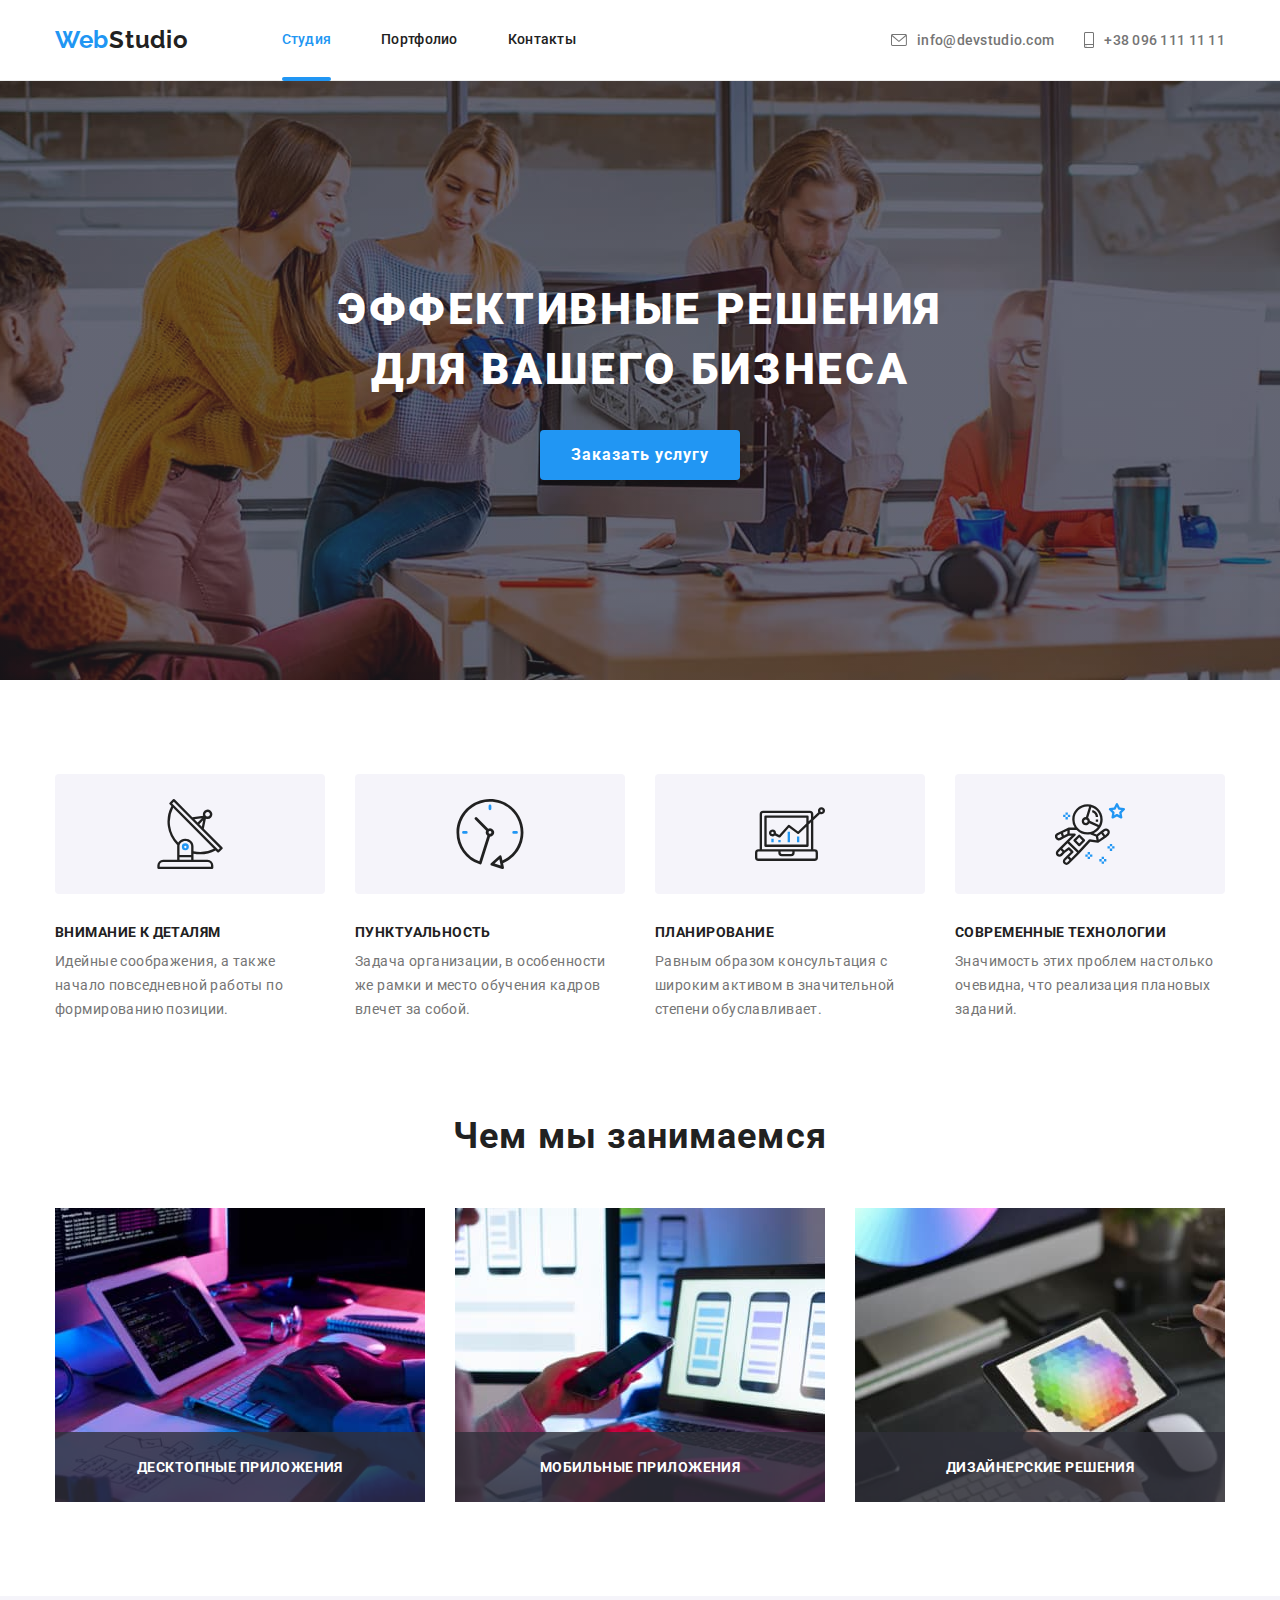
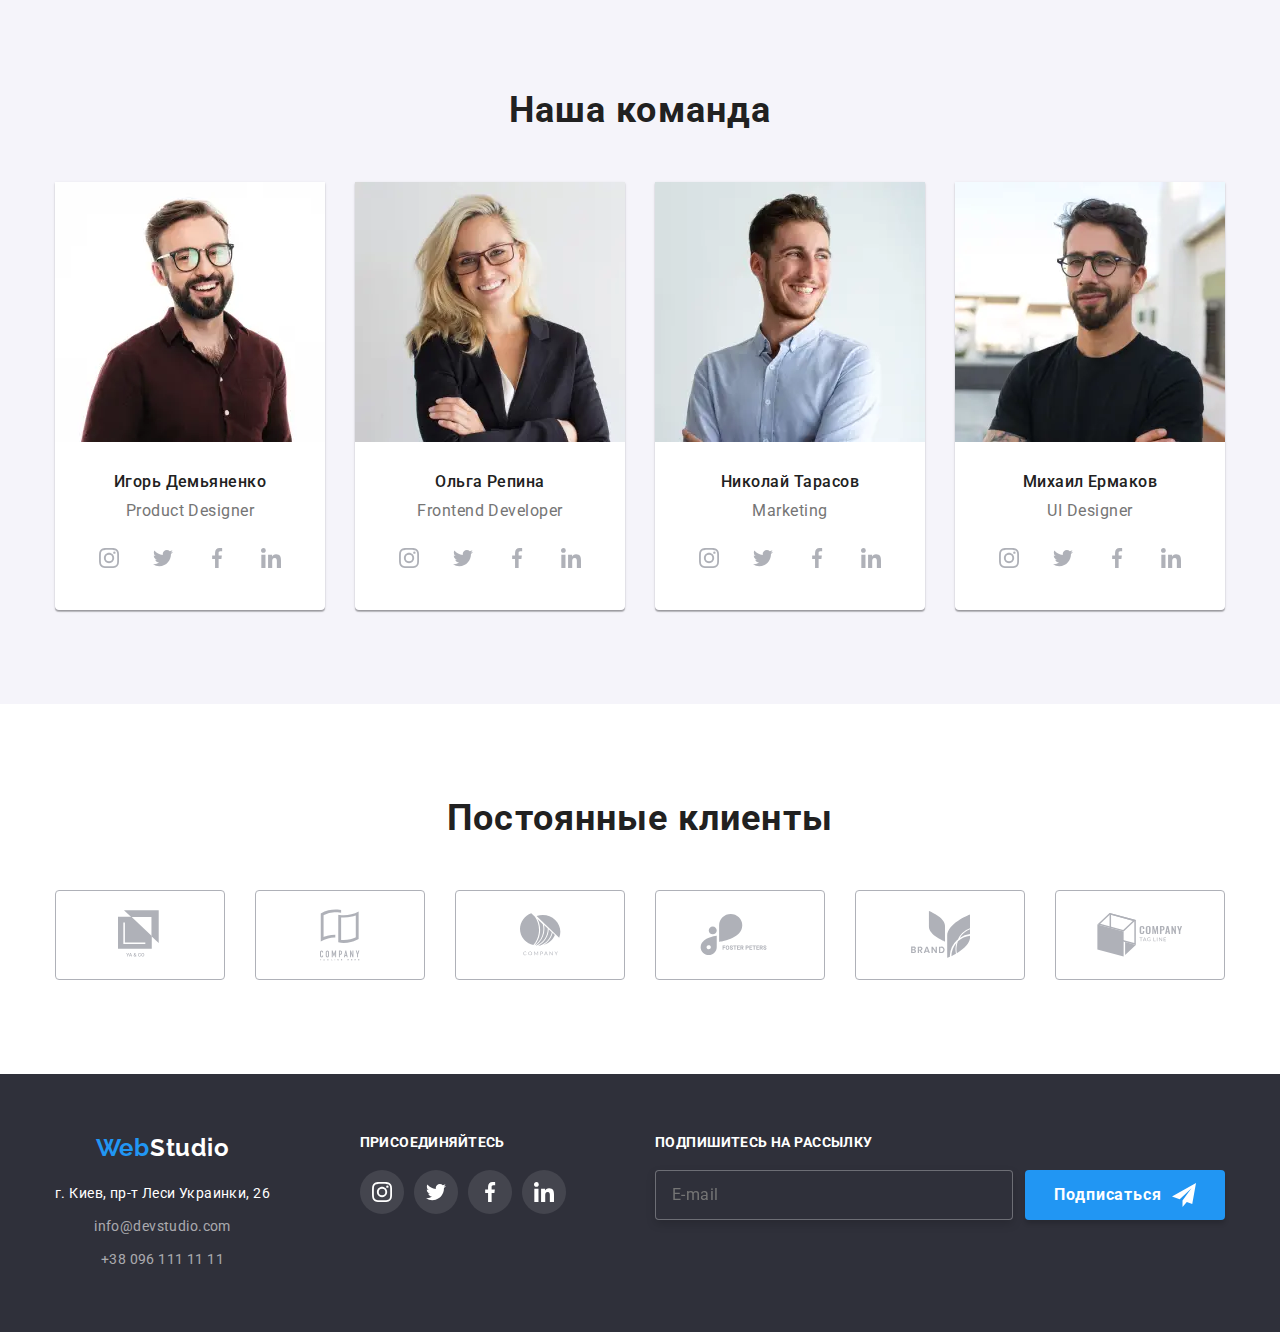
<file: index.html>
<!DOCTYPE html>
<html lang="ru">
  <head>
    <meta charset="UTF-8" />
    <meta name="viewport" content="width=device-width, initial-scale=1">
    <meta name="description" content="Студия" />
    <link href="https://fonts.googleapis.com/css2?family=Raleway:wght@700&family=Roboto:wght@400;500;700;900&display=swap" rel="stylesheet" />
    <link rel="stylesheet" href="css/main.min.css" />
    <title>Студия</title>
  </head>

  <body>
    <header>
      <div class="container header-menu">
        <a class="link-logo header" lang="en" href="./index.html"><span>Web</span>Studio</a>
        <nav class="nav" data-menu>
          <ul class="nav_menu">
            <li><a class="link-nav studio active" href="./index.html" target="_self">Студия</a></li>
            <li><a class="link-nav port transition-hover" href="./portfolio.html" target="_self">Портфолио</a></li>
            <li><a class="link-nav transition-hover" href="#">Контакты</a></li>
          </ul>
          <ul class="contacts-header">
            <li>
              <a class="link-contacts-header transition-hover" lang="en" href="mailto:info@devstudio.com">
                <svg width="16px" height="12px">
                  <use href="./images/symbol-defs.svg#icon-envelope"></use>
                </svg>
                info@devstudio.com
              </a>
            </li>
            <li>
              <a class="link-contacts-header transition-hover" href="tel:+380961111111">
                <svg width="10px" height="16px">
                  <use href="./images/symbol-defs.svg#icon-smartphone"></use>
                </svg>
                +38 096 111 11 11
              </a>
            </li>
          </ul>
        </nav>
        <button class="menu-button" aria-expanded="false" data-menu-button>
        <svg class="menu-icon" aria-label="Переключатель мобильного меню">
          <use class="burger" href="./images/symbol-defs.svg#burger"></use>
          <use class="cross" href="./images/symbol-defs.svg#burger-close"></use>
        </svg>
        </button>
      </div>
    </header>

    <main>
      <section class="hero-section">
        <div class="container">
          <h1 class="hero-header">
            Эффективные решения<br />
            для Вашего бизнеса
          </h1>
          <button type="button" class="big-btn" data-modal-open>Заказать услугу</button>
        </div>
      </section>

      <section class="features-section">
        <div class="container">
          <h2 class="section-header" hidden>Особенности</h2>
          <ul class="features-container">
            <li>
              <div class="icon">
                <svg><use href="./images/symbol-defs.svg#icon-antenna"></use></svg>
              </div>
              <h3 class="features-title">Внимание к деталям</h3>
              <p class="features-text">Идейные соображения, а также начало повседневной работы по формированию позиции.</p>
            </li>
            <li>
              <div class="icon">
                <svg><use href="./images/symbol-defs.svg#icon-clock"></use></svg>
              </div>
              <h3 class="features-title">Пунктуальность</h3>
              <p class="features-text">Задача организации, в особенности же рамки и место обучения кадров влечет за собой.</p>
            </li>
            <li>
              <div class="icon">
                <svg><use href="./images/symbol-defs.svg#icon-diagram"></use></svg>
              </div>
              <h3 class="features-title">Планирование</h3>
              <p class="features-text">Равным образом консультация с широким активом в значительной степени обуславливает.</p>
            </li>
            <li>
              <div class="icon">
                <svg><use href="./images/symbol-defs.svg#icon-astronaut"></use></svg>
              </div>
              <h3 class="features-title">Современные технологии</h3>
              <p class="features-text">Значимость этих проблем настолько очевидна, что реализация плановых заданий.</p>
            </li>
          </ul>
        </div>
      </section>

      <section class="whatwedo-section">
        <div class="container">
          <h2 class="section-header">Чем мы занимаемся</h2>
          <ul class="whatwedo-container">
            <li>
              <img src="./images/images-main/img-1.jpg" alt="Схема алгоритма" width="370" height="294" />
              <div class="whatwedo-text-overlay"><p>Десктопные приложения</p></div>
            </li>
            <li>
              <img src="./images/images-main/img-2.jpg" alt="Разработка мобильных интерфейсов" width="370" height="294" />
              <div class="whatwedo-text-overlay"><p>Мобильные приложения</p></div>
            </li>
            <li>
              <img src="./images/images-main/img-3.jpg" alt="Палитра цветов" width="370" height="294" />
              <div class="whatwedo-text-overlay"><p>Дизайнерские решения</p></div>
            </li>
          </ul>
        </div>
      </section>

      <section class="team-section">
        <div class="container">
          <h2 class="section-header">Наша команда</h2>
          <ul class="team-card-container">
            <li>
              <div class="team-card">
                <picture>
                  <source
                    srcset="./images/images-main/team/desktop/team-img1-desktop@1x.webp 1x, ./images/images-main/team/desktop/team-img1-desktop@2x.webp 2x"
                    media="(min-width: 1200px)" type="image/webp" />
                  <source
                    srcset="./images/images-main/team/desktop/team-img1-desktop@1x.jpg 1x, ./images/images-main/team/desktop/team-img1-desktop@2x.jpg 2x"
                    media="(min-width: 1200px)" type="image/jpg" />
                  <source
                      srcset="./images/images-main/team/tablet/team-img1-tablet@1x.webp 1x, ./images/images-main/team/tablet/team-img1-tablet@2x.webp 2x"
                      media="(min-width: 769px)" type="image/webp" />
                  <source
                      srcset="./images/images-main/team/tablet/team-img1-tablet@1x.jpg 1x, ./images/images-main/team/tablet/team-img1-tablet@2x.jpg 2x"
                      media="(min-width: 769px)" type="image/jpg" />
                  <source srcset="./images/images-main/team/mobile/team-img1-mobile@1x.webp 1x, ./images/images-main/team/mobile/team-img1-mobile@2x.webp 2x"                        
                          type="image/webp" />
                  <source srcset="./images/images-main/team/mobile/team-img1-mobile@1x.jpg 1x, ./images/images-main/team/mobile/team-img1-mobile@2x.jpg 2x"
                          type="image/jpg" />
                  <img class="team-photo" 
                       src="./images/images-main/team/mobile/team-img1-mobile@1x.jpg"
                       srcset="./images/images-main/team/mobile/team-img1-mobile@1x.jpg 1x, ./images/images-main/team/mobile/team-img1-mobile@2x.jpg 2x"
                       alt="Парень в очках" />
                </picture>
                <div>
                  <p class="team-member-name">Игорь Демьяненко</p>
                  <p class="team-member-position" lang="en">Product Designer</p>
                  <ul class="social-networks">
                    <li>
                      <a href="" class="social-networks-link transition-hover" aria-label="instagram">
                        <svg class="social-networks-icon">
                          <use href="./images/symbol-defs.svg#icon-instagram"></use>
                        </svg>
                      </a>
                    </li>
                    <li>
                      <a href="" class="social-networks-link transition-hover" aria-label="twitter">
                        <svg class="social-networks-icon">
                          <use href="./images/symbol-defs.svg#icon-twitter"></use>
                        </svg>
                      </a>
                    </li>
                    <li>
                      <a href="" class="social-networks-link transition-hover" aria-label="facebook">
                        <svg class="social-networks-icon">
                          <use href="./images/symbol-defs.svg#icon-facebook"></use>
                        </svg>
                      </a>
                    </li>
                    <li>
                      <a href="" class="social-networks-link transition-hover" aria-label="linkedin">
                        <svg class="social-networks-icon">
                          <use href="./images/symbol-defs.svg#icon-linkedin"></use>
                        </svg>
                      </a>
                    </li>
                  </ul>
                </div>
              </div>
            </li>
            <li>
              <div class="team-card">
                <picture>
                  <source
                    srcset="./images/images-main/team/desktop/team-img2-desktop@1x.webp 1x, ./images/images-main/team/desktop/team-img2-desktop@2x.webp 2x"
                    media="(min-width: 1200px)" type="image/webp" />
                  <source
                    srcset="./images/images-main/team/desktop/team-img2-desktop@1x.jpg 1x, ./images/images-main/team/desktop/team-img2-desktop@2x.jpg 2x"
                    media="(min-width: 1200px)" type="image/jpg" />
                  <source
                    srcset="./images/images-main/team/tablet/team-img2-tablet@1x.webp 1x, ./images/images-main/team/tablet/team-img2-tablet@2x.webp 2x"
                    media="(min-width: 769px)" type="image/webp" />
                  <source
                    srcset="./images/images-main/team/tablet/team-img2-tablet@1x.jpg 1x, ./images/images-main/team/tablet/team-img2-tablet@2x.jpg 2x"
                    media="(min-width: 769px)" type="image/jpg" />
                  <source
                    srcset="./images/images-main/team/mobile/team-img2-mobile@1x.webp 1x, ./images/images-main/team/mobile/team-img2-mobile@2x.webp 2x"
                    type="image/webp" />
                  <source
                    srcset="./images/images-main/team/mobile/team-img2-mobile@1x.jpg 1x, ./images/images-main/team/mobile/team-img2-mobile@2x.jpg 2x"
                    type="image/jpg" />
                  <img class="team-photo"
                    src="./images/images-main/team/mobile/team-img2-mobile@1x.jpg"
                    srcset="./images/images-main/team/mobile/team-img2-mobile@1x.jpg 1x, ./images/images-main/team/mobile/team-img2-mobile@2x.jpg 2x"
                    alt="Девушка в очках" />
                </picture>
                <div>
                  <p class="team-member-name">Ольга Репина</p>
                  <p class="team-member-position" lang="en">Frontend Developer</p>
                  <ul class="social-networks">
                    <li>
                      <a href="" class="social-networks-link transition-hover" aria-label="instagram">
                        <svg class="social-networks-icon">
                          <use href="./images/symbol-defs.svg#icon-instagram"></use>
                        </svg>
                      </a>
                    </li>
                    <li>
                      <a href="" class="social-networks-link transition-hover" aria-label="twitter">
                        <svg class="social-networks-icon">
                          <use href="./images/symbol-defs.svg#icon-twitter"></use>
                        </svg>
                      </a>
                    </li>
                    <li>
                      <a href="" class="social-networks-link transition-hover" aria-label="facebook">
                        <svg class="social-networks-icon">
                          <use href="./images/symbol-defs.svg#icon-facebook"></use>
                        </svg>
                      </a>
                    </li>
                    <li>
                      <a href="" class="social-networks-link transition-hover" aria-label="linkedin">
                        <svg class="social-networks-icon">
                          <use href="./images/symbol-defs.svg#icon-linkedin"></use>
                        </svg>
                      </a>
                    </li>
                  </ul>
                </div>
              </div>
            </li>
            <li>
              <div class="team-card">
                <picture>
                  <source
                    srcset="./images/images-main/team/desktop/team-img3-desktop@1x.webp 1x, ./images/images-main/team/desktop/team-img3-desktop@2x.webp 2x"
                    media="(min-width: 1200px)" type="image/webp" />
                  <source
                    srcset="./images/images-main/team/desktop/team-img3-desktop@1x.jpg 1x, ./images/images-main/team/desktop/team-img3-desktop@2x.jpg 2x"
                    media="(min-width: 1200px)" type="image/jpg" />
                  <source
                    srcset="./images/images-main/team/tablet/team-img3-tablet@1x.webp 1x, ./images/images-main/team/tablet/team-img3-tablet@2x.webp 2x"
                    media="(min-width: 769px)" type="image/webp" />
                  <source
                    srcset="./images/images-main/team/tablet/team-img3-tablet@1x.jpg 1x, ./images/images-main/team/tablet/team-img3-tablet@2x.jpg 2x"
                    media="(min-width: 769px)" type="image/jpg" />
                  <source
                    srcset="./images/images-main/team/mobile/team-img3-mobile@1x.webp 1x, ./images/images-main/team/mobile/team-img3-mobile@2x.webp 2x"
                    type="image/webp" />
                  <source
                    srcset="./images/images-main/team/mobile/team-img3-mobile@1x.jpg 1x, ./images/images-main/team/mobile/team-img3-mobile@2x.jpg 2x"
                    type="image/jpg" />
                  <img class="team-photo"
                    src="./images/images-main/team/mobile/team-img3-mobile@1x.jpg"
                    srcset="./images/images-main/team/mobile/team-img3-mobile@1x.jpg 1x, ./images/images-main/team/mobile/team-img3-mobile@2x.jpg 2x"
                    alt="И это член команды" />
                </picture>
                <div>
                  <p class="team-member-name">Николай Тарасов</p>
                  <p class="team-member-position" lang="en">Marketing</p>
                  <ul class="social-networks">
                    <li>
                      <a href="" class="social-networks-link transition-hover" aria-label="instagram">
                        <svg class="social-networks-icon">
                          <use href="./images/symbol-defs.svg#icon-instagram"></use>
                        </svg>
                      </a>
                    </li>
                    <li>
                      <a href="" class="social-networks-link transition-hover" aria-label="twitter">
                        <svg class="social-networks-icon">
                          <use href="./images/symbol-defs.svg#icon-twitter"></use>
                        </svg>
                      </a>
                    </li>
                    <li>
                      <a href="" class="social-networks-link transition-hover" aria-label="facebook">
                        <svg class="social-networks-icon">
                          <use href="./images/symbol-defs.svg#icon-facebook"></use>
                        </svg>
                      </a>
                    </li>
                    <li>
                      <a href="" class="social-networks-link transition-hover" aria-label="linkedin">
                        <svg class="social-networks-icon">
                          <use href="./images/symbol-defs.svg#icon-linkedin"></use>
                        </svg>
                      </a>
                    </li>
                  </ul>
                </div>
              </div>
            </li>
            <li>
              <div class="team-card">
                <picture>
                  <source
                    srcset="./images/images-main/team/desktop/team-img4-desktop@1x.webp 1x, ./images/images-main/team/desktop/team-img4-desktop@2x.webp 2x"
                    media="(min-width: 1200px)" type="image/webp" />
                  <source
                    srcset="./images/images-main/team/desktop/team-img4-desktop@1x.jpg 1x, ./images/images-main/team/desktop/team-img4-desktop@2x.jpg 2x"
                    media="(min-width: 1200px)" type="image/jpg" />
                  <source
                    srcset="./images/images-main/team/tablet/team-img4-tablet@1x.webp 1x, ./images/images-main/team/tablet/team-img4-tablet@2x.webp 2x"
                    media="(min-width: 769px)" type="image/webp" />
                  <source
                    srcset="./images/images-main/team/tablet/team-img4-tablet@1x.jpg 1x, ./images/images-main/team/tablet/team-img4-tablet@2x.jpg 2x"
                    media="(min-width: 769px)" type="image/jpg" />
                  <source
                    srcset="./images/images-main/team/mobile/team-img4-mobile@1x.webp 1x, ./images/images-main/team/mobile/team-img4-mobile@2x.webp 2x"
                    type="image/webp" />
                  <source
                    srcset="./images/images-main/team/mobile/team-img4-mobile@1x.jpg 1x, ./images/images-main/team/mobile/team-img4-mobile@2x.jpg 2x"
                    type="image/jpg" />
                  <img class="team-photo"
                    src="./images/images-main/team/mobile/team-img4-mobile@1x.jpg"
                    srcset="./images/images-main/team/mobile/team-img4-mobile@1x.jpg 1x, ./images/images-main/team/mobile/team-img4-mobile@2x.jpg 2x"
                    alt="И даже это!" />
                </picture>
                <div>
                  <p class="team-member-name">Михаил Ермаков</p>
                  <p class="team-member-position" lang="en">UI Designer</p>
                  <ul class="social-networks">
                    <li>
                      <a href="" class="social-networks-link transition-hover" aria-label="instagram">
                        <svg class="social-networks-icon">
                          <use href="./images/symbol-defs.svg#icon-instagram"></use>
                        </svg>
                      </a>
                    </li>
                    <li>
                      <a href="" class="social-networks-link transition-hover" aria-label="twitter">
                        <svg class="social-networks-icon">
                          <use href="./images/symbol-defs.svg#icon-twitter"></use>
                        </svg>
                      </a>
                    </li>
                    <li>
                      <a href="" class="social-networks-link transition-hover" aria-label="facebook">
                        <svg class="social-networks-icon">
                          <use href="./images/symbol-defs.svg#icon-facebook"></use>
                        </svg>
                      </a>
                    </li>
                    <li>
                      <a href="" class="social-networks-link transition-hover" aria-label="linkedin">
                        <svg class="social-networks-icon">
                          <use href="./images/symbol-defs.svg#icon-linkedin"></use>
                        </svg>
                      </a>
                    </li>
                  </ul>
                </div>
              </div>
            </li>
          </ul>
        </div>
      </section>

      <section class="clients-section">
        <div class="container">
          <h2 class="section-header">Постоянные клиенты</h2>
          <ul class="clients-container">
            <li>
              <a href="" class="client-link transition-hover">
                <svg class="client-icon" width="45" height="50"><use href="./images/symbol-defs.svg#icon-logo-1"></use></svg>
              </a>
            </li>
            <li>
              <a href="" class="client-link transition-hover">
                <svg class="client-icon" width="40" height="52"><use href="./images/symbol-defs.svg#icon-logo-2"></use></svg>
              </a>
            </li>
            <li>
              <a href="" class="client-link transition-hover">
                <svg class="client-icon" width="41" height="43"><use href="./images/symbol-defs.svg#icon-logo-3"></use></svg>
              </a>
            </li>
            <li>
              <a href="" class="client-link transition-hover">
                <svg class="client-icon" width="80" height="42"><use href="./images/symbol-defs.svg#icon-logo-4"></use></svg>
              </a>
            </li>
            <li>
              <a href="" class="client-link transition-hover">
                <svg class="client-icon" width="59" height="47"><use href="./images/symbol-defs.svg#icon-logo-5"></use></svg>
              </a>
            </li>
            <li>
              <a href="" class="client-link transition-hover">
                <svg class="client-icon" width="88" height="44"><use href="./images/symbol-defs.svg#icon-logo-6"></use></svg>
              </a>
            </li>
          </ul>
        </div>
      </section>
    </main>

    <footer class="footer-section">
      <div class="container">
        <ul class="footer-container">
          <li class="footer-address-part">
            <a class="link-logo footer" lang="en" href="./index.html"><span>Web</span>Studio</a>
            <address>
              <ul class="contacts-footer">
                <li><p class="address-footer">г. Киев, пр-т Леси Украинки, 26</p></li>
                <li><a class="link-contacts-footer transition-hover" lang="en" href="mailto:info@devstudio.com">info@devstudio.com</a></li>
                <li><a class="link-contacts-footer transition-hover" href="tel:+380961111111">+38 096 111 11 11</a></li>
              </ul>
            </address>
          </li>
          <li class="footer-social-part">
            <h3 class="features-title">Присоединяйтесь</h3>
            <ul class="social-networks">
              <li>
                <a href="" class="social-networks-link footer transition-hover" aria-label="instagram">
                  <svg class="social-networks-icon">
                    <use href="./images/symbol-defs.svg#icon-instagram"></use>
                  </svg>
                </a>
              </li>
              <li>
                <a href="" class="social-networks-link footer transition-hover" aria-label="twitter">
                  <svg class="social-networks-icon">
                    <use href="./images/symbol-defs.svg#icon-twitter"></use>
                  </svg>
                </a>
              </li>
              <li>
                <a href="" class="social-networks-link footer transition-hover" aria-label="facebook">
                  <svg class="social-networks-icon">
                    <use href="./images/symbol-defs.svg#icon-facebook"></use>
                  </svg>
                </a>
              </li>
              <li>
                <a href="" class="social-networks-link footer transition-hover" aria-label="linkedin">
                  <svg class="social-networks-icon">
                    <use href="./images/symbol-defs.svg#icon-linkedin"></use>
                  </svg>
                </a>
              </li>
            </ul>
          </li>
          <li class="footer-subscribe-part">
            <h3 class="features-title">Подпишитесь на рассылку</h3>
            <form class="form-subscribe" method="GET">
              <input type="email" placeholder="E-mail" name="email" />
              <button type="submit" class="big-btn">
                Подписаться
                <svg class="icon-send">
                  <use href="./images/symbol-defs.svg#icon-send"></use>
                </svg>
              </button>
            </form>
          </li>
        </ul>
      </div>
    </footer>

    <div class="backdrop is-hidden" data-modal>
      <div class="modal-wrap">
        <div class="modal-window">
          <button class="modal-close-button transition-hover" data-modal-close>
            <svg width="11px" height="11px">
              <use href="./images/symbol-defs.svg#icon-close"></use>
            </svg>
          </button>
          <h2 class="modal-header">Оставьте свои данные, мы вам перезвоним</h2>

          <form class="modal-form" action="#" method="GET">
            <label class="modal-label">
              Имя
              <input type="text" class="modal-form-field" name="name" />
              <svg class="modal-form-icon">
                <use href="./images/symbol-defs.svg#icon-person-modal"></use>
              </svg>
            </label>
            <label class="modal-label">
              Телефон
              <input type="tel" class="modal-form-field" name="phone" />
              <svg class="modal-form-icon">
                <use href="./images/symbol-defs.svg#icon-phone-modal"></use>
              </svg>
            </label>
            <label class="modal-label">
              Почта
              <input type="email" class="modal-form-field" name="email" />
              <svg class="modal-form-icon">
                <use href="./images/symbol-defs.svg#icon-email-modal"></use>
              </svg>
            </label>
            <label class="modal-label">
              Комментарий
              <textarea class="modal-form-field textfield" rows="6" placeholder="Введите текст" name="comment"></textarea>
            </label>
            <label class="policy-consent">
              <input type="checkbox" value="policy accepted" name="policy" />
              <span>Соглашаюсь с рассылкой и принимаю&nbsp;<a href="">Условия договора</a></span>
            </label>
            <button type="submit" class="big-btn">Отправить</button>
          </form>
        </div>
      </div>
    </div>

    <script src="./js/modal.js"></script>
    <script src="./js/menu.js"></script>
  </body>
</html>
</file>
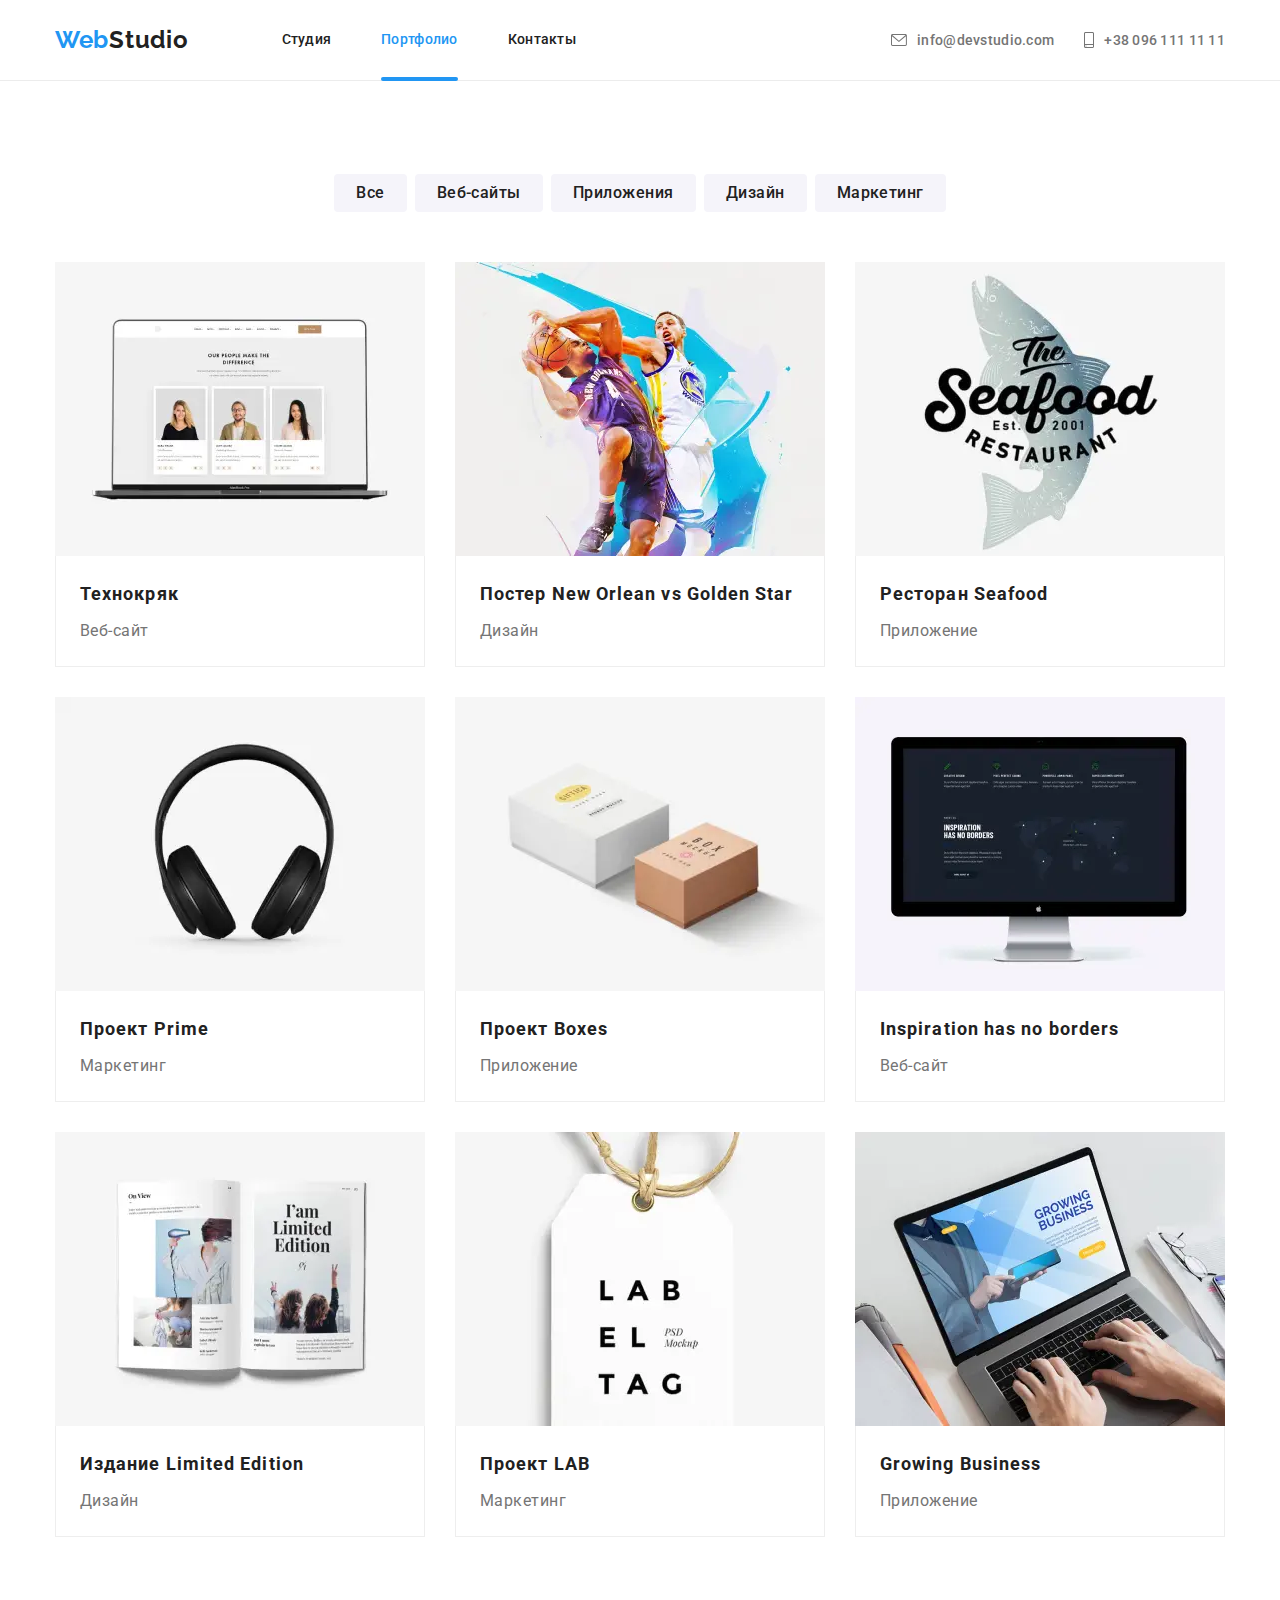
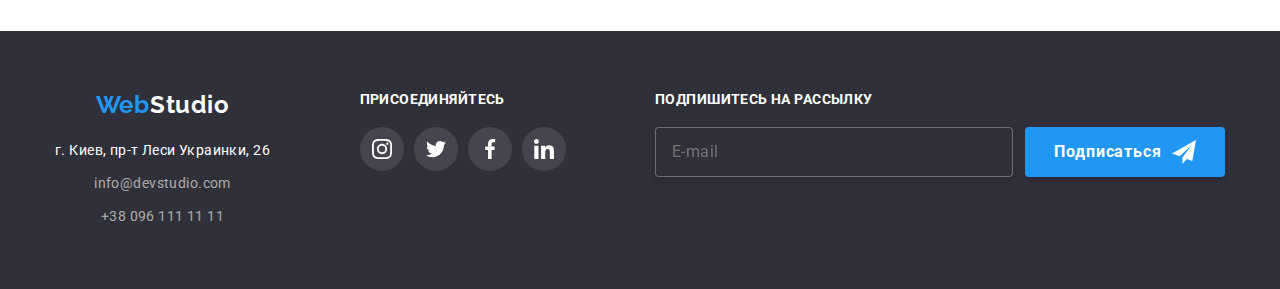
<file: portfolio.html>
<!DOCTYPE html>
<html lang="ru">
  <head>
    <meta charset="UTF-8" />
    <meta name="viewport" content="width=device-width, initial-scale=1">
    <meta name="description" content="Студия" />
    <link href="https://fonts.googleapis.com/css2?family=Raleway:wght@700&family=Roboto:wght@400;500;700;900&display=swap" rel="stylesheet" />
    <link rel="stylesheet" href="css/main.min.css" />
    <title>Портфолио</title>
  </head>

  <body>
  <header>
    <div class="container header-menu">
      <a class="link-logo header" lang="en" href="./index.html"><span>Web</span>Studio</a>
      <nav class="nav" data-menu>
        <ul class="nav_menu">
          <li><a class="link-nav studio" href="./index.html" target="_self">Студия</a></li>
          <li><a class="link-nav port transition-hover active" href="./portfolio.html" target="_self">Портфолио</a></li>
          <li><a class="link-nav transition-hover" href="#">Контакты</a></li>
        </ul>
        <ul class="contacts-header">
          <li>
            <a class="link-contacts-header transition-hover" lang="en" href="mailto:info@devstudio.com">
              <svg width="16px" height="12px">
                <use href="./images/symbol-defs.svg#icon-envelope"></use>
              </svg>
              info@devstudio.com
            </a>
          </li>
          <li>
            <a class="link-contacts-header transition-hover" href="tel:+380961111111">
              <svg width="10px" height="16px">
                <use href="./images/symbol-defs.svg#icon-smartphone"></use>
              </svg>
              +38 096 111 11 11
            </a>
          </li>
        </ul>
      </nav>
      <button class="menu-button" aria-expanded="false" data-menu-button>
        <svg class="menu-icon" aria-label="Переключатель мобильного меню">
          <use class="burger" href="./images/symbol-defs.svg#burger"></use>
          <use class="cross" href="./images/symbol-defs.svg#burger-close"></use>
        </svg>
      </button>
    </div>
  </header>

    <main>
      <section class="portfolio-section">
        <div class="container">
          <h1 class="hero-header" hidden>Портфолио</h1>
          <ul class="portfolio-filter-list">
            <li><button type="button" class="portfolio-btn transition-hover">Все</button></li>
            <li><button type="button" class="portfolio-btn transition-hover">Веб-сайты</button></li>
            <li><button type="button" class="portfolio-btn transition-hover">Приложения</button></li>
            <li><button type="button" class="portfolio-btn transition-hover">Дизайн</button></li>
            <li><button type="button" class="portfolio-btn transition-hover">Маркетинг</button></li>
          </ul>

          <!-- Portfolio cards -->
          <ul class="portfolio-card-container">
            <li>
              <a href="">
                <figure class="portfolio-card transition-hover">
                  <div class="portfolio-overlay-wrap">
                    <div class="portfolio-overlay">
                      <p>
                        Технокряк это современная площадка распространения коронавируса. Компании используют эту платформу для цифрового шпионажа и атак на
                        защищённые сервера конкурентов.
                      </p>
                    </div>
                    <picture>
                      <source
                        srcset="./images/images-portfolio/desktop/portfolio-img1-desktop@1x.webp 1x, ./images/images-portfolio/desktop/portfolio-img1-desktop@2x.webp 2x"
                        media="(min-width: 1200px)" type="image/webp" />
                      <source
                        srcset="./images/images-portfolio/desktop/portfolio-img1-desktop@1x.jpg 1x, ./images/images-portfolio/desktop/portfolio-img1-desktop@2x.jpg 2x"
                        media="(min-width: 1200px)" type="image/jpg" />
                      <source
                        srcset="./images/images-portfolio/tablet/portfolio-img1-tablet@1x.webp 1x, ./images/images-portfolio/tablet/portfolio-img1-tablet@2x.webp 2x"
                        media="(min-width: 769px)" type="image/webp" />
                      <source
                        srcset="./images/images-portfolio/tablet/portfolio-img1-tablet@1x.jpg 1x, ./images/images-portfolio/tablet/portfolio-img1-tablet@2x.jpg 2x"
                        media="(min-width: 769px)" type="image/jpg" />
                      <source
                        srcset="./images/images-portfolio/mobile/portfolio-img1-mobile@1x.webp 1x, ./images/images-portfolio/mobile/portfolio-img1-mobile@2x.webp 2x"
                        type="image/webp" />
                      <source
                        srcset="./images/images-portfolio/mobile/portfolio-img1-mobile@1x.jpg 1x, ./images/images-portfolio/mobile/portfolio-img1-mobile@2x.jpg 2x"
                        type="image/jpg" />
                      <img class="portfolio-photo"
                        src ="./images/images-portfolio/mobile/portfolio-img1-mobile@1x.jpg"
                        srcset="./images/images-portfolio/mobile/portfolio-img1-mobile@1x.jpg 1x, ./images/images-portfolio/mobile/portfolio-img1-mobile@2x.jpg 2x"
                        alt="Картинка!" />
                    </picture>

                  </div>
                  <figcaption>
                    <p class="portfolio-title">Технокряк</p>
                    <p class="portfolio-text">Веб-сайт</p>
                  </figcaption>
                </figure>
              </a>
            </li>
            <li>
              <a href="">
                <figure class="portfolio-card transition-hover">
                  <div class="portfolio-overlay-wrap">
                    <div class="portfolio-overlay">
                      <p>
                        Технокряк это современная площадка распространения коронавируса. Компании используют эту платформу для цифрового шпионажа и атак на
                        защищённые сервера конкурентов.
                      </p>
                    </div>
                    <picture>
                      <source
                        srcset="./images/images-portfolio/desktop/portfolio-img2-desktop@1x.webp 1x, ./images/images-portfolio/desktop/portfolio-img2-desktop@2x.webp 2x"
                        media="(min-width: 1200px)" type="image/webp" />
                      <source
                        srcset="./images/images-portfolio/desktop/portfolio-img2-desktop@1x.jpg 1x, ./images/images-portfolio/desktop/portfolio-img2-desktop@2x.jpg 2x"
                        media="(min-width: 1200px)" type="image/jpg" />
                      <source
                        srcset="./images/images-portfolio/tablet/portfolio-img2-tablet@1x.webp 1x, ./images/images-portfolio/tablet/portfolio-img2-tablet@2x.webp 2x"
                        media="(min-width: 769px)" type="image/webp" />
                      <source
                        srcset="./images/images-portfolio/tablet/portfolio-img2-tablet@1x.jpg 1x, ./images/images-portfolio/tablet/portfolio-img2-tablet@2x.jpg 2x"
                        media="(min-width: 769px)" type="image/jpg" />
                      <source
                        srcset="./images/images-portfolio/mobile/portfolio-img2-mobile@1x.webp 1x, ./images/images-portfolio/mobile/portfolio-img2-mobile@2x.webp 2x"
                        type="image/webp" />
                      <source
                        srcset="./images/images-portfolio/mobile/portfolio-img2-mobile@1x.jpg 1x, ./images/images-portfolio/mobile/portfolio-img2-mobile@2x.jpg 2x"
                        type="image/jpg" />
                      <img class="portfolio-photo"
                      src ="./images/images-portfolio/mobile/portfolio-img2-mobile@1x.jpg"
                        srcset="./images/images-portfolio/mobile/portfolio-img2-mobile@1x.jpg 1x, ./images/images-portfolio/mobile/portfolio-img2-mobile@2x.jpg 2x"
                        alt="Картинка!" />
                    </picture>
                  </div>
                  <figcaption>
                    <p class="portfolio-title">Постер <span lang="en">New Orlean vs Golden Star</span></p>
                    <p class="portfolio-text">Дизайн</p>
                  </figcaption>
                </figure>
              </a>
            </li>
            <li>
              <a href="">
                <figure class="portfolio-card transition-hover">
                  <div class="portfolio-overlay-wrap">
                    <div class="portfolio-overlay">
                      <p>
                        Технокряк это современная площадка распространения коронавируса. Компании используют эту платформу для цифрового шпионажа и атак на
                        защищённые сервера конкурентов.
                      </p>
                    </div>
                    <picture>
                      <source
                        srcset="./images/images-portfolio/desktop/portfolio-img3-desktop@1x.webp 1x, ./images/images-portfolio/desktop/portfolio-img3-desktop@2x.webp 2x"
                        media="(min-width: 1200px)" type="image/webp" />
                      <source
                        srcset="./images/images-portfolio/desktop/portfolio-img3-desktop@1x.jpg 1x, ./images/images-portfolio/desktop/portfolio-img3-desktop@2x.jpg 2x"
                        media="(min-width: 1200px)" type="image/jpg" />
                      <source
                        srcset="./images/images-portfolio/tablet/portfolio-img3-tablet@1x.webp 1x, ./images/images-portfolio/tablet/portfolio-img3-tablet@2x.webp 2x"
                        media="(min-width: 769px)" type="image/webp" />
                      <source
                        srcset="./images/images-portfolio/tablet/portfolio-img3-tablet@1x.jpg 1x, ./images/images-portfolio/tablet/portfolio-img3-tablet@2x.jpg 2x"
                        media="(min-width: 769px)" type="image/jpg" />
                      <source
                        srcset="./images/images-portfolio/mobile/portfolio-img3-mobile@1x.webp 1x, ./images/images-portfolio/mobile/portfolio-img3-mobile@2x.webp 2x"
                        type="image/webp" />
                      <source
                        srcset="./images/images-portfolio/mobile/portfolio-img3-mobile@1x.jpg 1x, ./images/images-portfolio/mobile/portfolio-img3-mobile@2x.jpg 2x"
                        type="image/jpg" />
                      <img class="portfolio-photo"
                      src ="./images/images-portfolio/mobile/portfolio-img3-mobile@1x.jpg"
                        srcset="./images/images-portfolio/mobile/portfolio-img3-mobile@1x.jpg 1x, ./images/images-portfolio/mobile/portfolio-img3-mobile@2x.jpg 2x"
                        alt="Картинка!" />
                    </picture>
                  </div>
                  <figcaption>
                    <p class="portfolio-title">Ресторан <span lang="en">Seafood</span></p>
                    <p class="portfolio-text">Приложение</p>
                  </figcaption>
                </figure>
              </a>
            </li>
            <li>
              <a href="">
                <figure class="portfolio-card transition-hover">
                  <div class="portfolio-overlay-wrap">
                    <div class="portfolio-overlay">
                      <p>
                        Технокряк это современная площадка распространения коронавируса. Компании используют эту платформу для цифрового шпионажа и атак на
                        защищённые сервера конкурентов.
                      </p>
                    </div>
                    <picture>
                      <source
                        srcset="./images/images-portfolio/desktop/portfolio-img4-desktop@1x.webp 1x, ./images/images-portfolio/desktop/portfolio-img4-desktop@2x.webp 2x"
                        media="(min-width: 1200px)" type="image/webp" />
                      <source
                        srcset="./images/images-portfolio/desktop/portfolio-img4-desktop@1x.jpg 1x, ./images/images-portfolio/desktop/portfolio-img4-desktop@2x.jpg 2x"
                        media="(min-width: 1200px)" type="image/jpg" />
                      <source
                        srcset="./images/images-portfolio/tablet/portfolio-img4-tablet@1x.webp 1x, ./images/images-portfolio/tablet/portfolio-img4-tablet@2x.webp 2x"
                        media="(min-width: 769px)" type="image/webp" />
                      <source
                        srcset="./images/images-portfolio/tablet/portfolio-img4-tablet@1x.jpg 1x, ./images/images-portfolio/tablet/portfolio-img4-tablet@2x.jpg 2x"
                        media="(min-width: 769px)" type="image/jpg" />
                      <source
                        srcset="./images/images-portfolio/mobile/portfolio-img4-mobile@1x.webp 1x, ./images/images-portfolio/mobile/portfolio-img4-mobile@2x.webp 2x"
                        type="image/webp" />
                      <source
                        srcset="./images/images-portfolio/mobile/portfolio-img4-mobile@1x.jpg 1x, ./images/images-portfolio/mobile/portfolio-img4-mobile@2x.jpg 2x"
                        type="image/jpg" />
                      <img class="portfolio-photo"
                      src ="./images/images-portfolio/mobile/portfolio-img4-mobile@1x.jpg"
                        srcset="./images/images-portfolio/mobile/portfolio-img4-mobile@1x.jpg 1x, ./images/images-portfolio/mobile/portfolio-img4-mobile@2x.jpg 2x"
                        alt="Картинка!" />
                    </picture>
                  </div>
                  <figcaption>
                    <p class="portfolio-title">Проект <span lang="en">Prime</span></p>
                    <p class="portfolio-text">Маркетинг</p>
                  </figcaption>
                </figure>
              </a>
            </li>
            <li>
              <a href="">
                <figure class="portfolio-card transition-hover">
                  <div class="portfolio-overlay-wrap">
                    <div class="portfolio-overlay">
                      <p>
                        Технокряк это современная площадка распространения коронавируса. Компании используют эту платформу для цифрового шпионажа и атак на
                        защищённые сервера конкурентов.
                      </p>
                    </div>
                    <picture>
                      <source
                        srcset="./images/images-portfolio/desktop/portfolio-img5-desktop@1x.webp 1x, ./images/images-portfolio/desktop/portfolio-img5-desktop@2x.webp 2x"
                        media="(min-width: 1200px)" type="image/webp" />
                      <source
                        srcset="./images/images-portfolio/desktop/portfolio-img5-desktop@1x.jpg 1x, ./images/images-portfolio/desktop/portfolio-img5-desktop@2x.jpg 2x"
                        media="(min-width: 1200px)" type="image/jpg" />
                      <source
                        srcset="./images/images-portfolio/tablet/portfolio-img5-tablet@1x.webp 1x, ./images/images-portfolio/tablet/portfolio-img5-tablet@2x.webp 2x"
                        media="(min-width: 769px)" type="image/webp" />
                      <source
                        srcset="./images/images-portfolio/tablet/portfolio-img5-tablet@1x.jpg 1x, ./images/images-portfolio/tablet/portfolio-img5-tablet@2x.jpg 2x"
                        media="(min-width: 769px)" type="image/jpg" />
                      <source
                        srcset="./images/images-portfolio/mobile/portfolio-img5-mobile@1x.webp 1x, ./images/images-portfolio/mobile/portfolio-img5-mobile@2x.webp 2x"
                        type="image/webp" />
                      <source
                        srcset="./images/images-portfolio/mobile/portfolio-img5-mobile@1x.jpg 1x, ./images/images-portfolio/mobile/portfolio-img5-mobile@2x.jpg 2x"
                        type="image/jpg" />
                      <img class="portfolio-photo"
                      src ="./images/images-portfolio/mobile/portfolio-img5-mobile@1x.jpg"
                        srcset="./images/images-portfolio/mobile/portfolio-img5-mobile@1x.jpg 1x, ./images/images-portfolio/mobile/portfolio-img5-mobile@2x.jpg 2x"
                        alt="Картинка!" />
                    </picture>
                  </div>
                  <figcaption>
                    <p class="portfolio-title">Проект <span lang="en">Boxes</span></p>
                    <p class="portfolio-text">Приложение</p>
                  </figcaption>
                </figure>
              </a>
            </li>
            <li>
              <a href="">
                <figure class="portfolio-card transition-hover">
                  <div class="portfolio-overlay-wrap">
                    <div class="portfolio-overlay">
                      <p>
                        Технокряк это современная площадка распространения коронавируса. Компании используют эту платформу для цифрового шпионажа и атак на
                        защищённые сервера конкурентов.
                      </p>
                    </div>
                    <picture>
                      <source
                        srcset="./images/images-portfolio/desktop/portfolio-img6-desktop@1x.webp 1x, ./images/images-portfolio/desktop/portfolio-img6-desktop@2x.webp 2x"
                        media="(min-width: 1200px)" type="image/webp" />
                      <source
                        srcset="./images/images-portfolio/desktop/portfolio-img6-desktop@1x.jpg 1x, ./images/images-portfolio/desktop/portfolio-img6-desktop@2x.jpg 2x"
                        media="(min-width: 1200px)" type="image/jpg" />
                      <source
                        srcset="./images/images-portfolio/tablet/portfolio-img6-tablet@1x.webp 1x, ./images/images-portfolio/tablet/portfolio-img6-tablet@2x.webp 2x"
                        media="(min-width: 769px)" type="image/webp" />
                      <source
                        srcset="./images/images-portfolio/tablet/portfolio-img6-tablet@1x.jpg 1x, ./images/images-portfolio/tablet/portfolio-img6-tablet@2x.jpg 2x"
                        media="(min-width: 769px)" type="image/jpg" />
                      <source
                        srcset="./images/images-portfolio/mobile/portfolio-img6-mobile@1x.webp 1x, ./images/images-portfolio/mobile/portfolio-img6-mobile@2x.webp 2x"
                        type="image/webp" />
                      <source
                        srcset="./images/images-portfolio/mobile/portfolio-img6-mobile@1x.jpg 1x, ./images/images-portfolio/mobile/portfolio-img6-mobile@2x.jpg 2x"
                        type="image/jpg" />
                      <img class="portfolio-photo"
                      src ="./images/images-portfolio/mobile/portfolio-img6-mobile@1x.jpg"
                        srcset="./images/images-portfolio/mobile/portfolio-img6-mobile@1x.jpg 1x, ./images/images-portfolio/mobile/portfolio-img6-mobile@2x.jpg 2x"
                        alt="Картинка!" />
                    </picture>
                  </div>
                  <figcaption>
                    <p lang="en" class="portfolio-title">Inspiration has no borders</p>
                    <p class="portfolio-text">Веб-сайт</p>
                  </figcaption>
                </figure>
              </a>
            </li>
            <li>
              <a href="">
                <figure class="portfolio-card transition-hover">
                  <div class="portfolio-overlay-wrap">
                    <div class="portfolio-overlay">
                      <p>
                        Технокряк это современная площадка распространения коронавируса. Компании используют эту платформу для цифрового шпионажа и атак на
                        защищённые сервера конкурентов.
                      </p>
                    </div>
                    <picture>
                      <source
                        srcset="./images/images-portfolio/desktop/portfolio-img7-desktop@1x.webp 1x, ./images/images-portfolio/desktop/portfolio-img7-desktop@2x.webp 2x"
                        media="(min-width: 1200px)" type="image/webp" />
                      <source
                        srcset="./images/images-portfolio/desktop/portfolio-img7-desktop@1x.jpg 1x, ./images/images-portfolio/desktop/portfolio-img7-desktop@2x.jpg 2x"
                        media="(min-width: 1200px)" type="image/jpg" />
                      <source
                        srcset="./images/images-portfolio/tablet/portfolio-img7-tablet@1x.webp 1x, ./images/images-portfolio/tablet/portfolio-img7-tablet@2x.webp 2x"
                        media="(min-width: 769px)" type="image/webp" />
                      <source
                        srcset="./images/images-portfolio/tablet/portfolio-img7-tablet@1x.jpg 1x, ./images/images-portfolio/tablet/portfolio-img7-tablet@2x.jpg 2x"
                        media="(min-width: 769px)" type="image/jpg" />
                      <source
                        srcset="./images/images-portfolio/mobile/portfolio-img7-mobile@1x.webp 1x, ./images/images-portfolio/mobile/portfolio-img7-mobile@2x.webp 2x"
                        type="image/webp" />
                      <source
                        srcset="./images/images-portfolio/mobile/portfolio-img7-mobile@1x.jpg 1x, ./images/images-portfolio/mobile/portfolio-img7-mobile@2x.jpg 2x"
                        type="image/jpg" />
                      <img class="portfolio-photo"
                      src ="./images/images-portfolio/mobile/portfolio-img7-mobile@1x.jpg"
                        srcset="./images/images-portfolio/mobile/portfolio-img7-mobile@1x.jpg 1x, ./images/images-portfolio/mobile/portfolio-img7-mobile@2x.jpg 2x"
                        alt="Картинка!" />
                    </picture>
                  </div>
                  <figcaption>
                    <p class="portfolio-title">Издание <span lang="en">Limited Edition</span></p>
                    <p class="portfolio-text">Дизайн</p>
                  </figcaption>
                </figure>
              </a>
            </li>
            <li>
              <a href="">
                <figure class="portfolio-card transition-hover">
                  <div class="portfolio-overlay-wrap">
                    <div class="portfolio-overlay">
                      <p>
                        Технокряк это современная площадка распространения коронавируса. Компании используют эту платформу для цифрового шпионажа и атак на
                        защищённые сервера конкурентов.
                      </p>
                    </div>
                    <picture>
                      <source
                        srcset="./images/images-portfolio/desktop/portfolio-img8-desktop@1x.webp 1x, ./images/images-portfolio/desktop/portfolio-img8-desktop@2x.webp 2x"
                        media="(min-width: 1200px)" type="image/webp" />
                      <source
                        srcset="./images/images-portfolio/desktop/portfolio-img8-desktop@1x.jpg 1x, ./images/images-portfolio/desktop/portfolio-img8-desktop@2x.jpg 2x"
                        media="(min-width: 1200px)" type="image/jpg" />
                      <source
                        srcset="./images/images-portfolio/tablet/portfolio-img8-tablet@1x.webp 1x, ./images/images-portfolio/tablet/portfolio-img8-tablet@2x.webp 2x"
                        media="(min-width: 769px)" type="image/webp" />
                      <source
                        srcset="./images/images-portfolio/tablet/portfolio-img8-tablet@1x.jpg 1x, ./images/images-portfolio/tablet/portfolio-img8-tablet@2x.jpg 2x"
                        media="(min-width: 769px)" type="image/jpg" />
                      <source
                        srcset="./images/images-portfolio/mobile/portfolio-img8-mobile@1x.webp 1x, ./images/images-portfolio/mobile/portfolio-img8-mobile@2x.webp 2x"
                        type="image/webp" />
                      <source
                        srcset="./images/images-portfolio/mobile/portfolio-img8-mobile@1x.jpg 1x, ./images/images-portfolio/mobile/portfolio-img8-mobile@2x.jpg 2x"
                        type="image/jpg" />
                      <img class="portfolio-photo"
                      src ="./images/images-portfolio/mobile/portfolio-img8-mobile@1x.jpg"
                        srcset="./images/images-portfolio/mobile/portfolio-img8-mobile@1x.jpg 1x, ./images/images-portfolio/mobile/portfolio-img8-mobile@2x.jpg 2x"
                        alt="Картинка!" />
                    </picture>
                  </div>
                  <figcaption>
                    <p class="portfolio-title">Проект <span lang="en">LAB</span></p>
                    <p class="portfolio-text">Маркетинг</p>
                  </figcaption>
                </figure>
              </a>
            </li>
            <li>
              <a href="">
                <figure class="portfolio-card transition-hover">
                  <div class="portfolio-overlay-wrap">
                    <div class="portfolio-overlay">
                      <p>
                        Технокряк это современная площадка распространения коронавируса. Компании используют эту платформу для цифрового шпионажа и атак на
                        защищённые сервера конкурентов.
                      </p>
                    </div>
                    <picture>
                      <source
                        srcset="./images/images-portfolio/desktop/portfolio-img9-desktop@1x.webp 1x, ./images/images-portfolio/desktop/portfolio-img9-desktop@2x.webp 2x"
                        media="(min-width: 1200px)" type="image/webp" />
                      <source
                        srcset="./images/images-portfolio/desktop/portfolio-img9-desktop@1x.jpg 1x, ./images/images-portfolio/desktop/portfolio-img9-desktop@2x.jpg 2x"
                        media="(min-width: 1200px)" type="image/jpg" />
                      <source
                        srcset="./images/images-portfolio/tablet/portfolio-img9-tablet@1x.webp 1x, ./images/images-portfolio/tablet/portfolio-img9-tablet@2x.webp 2x"
                        media="(min-width: 769px)" type="image/webp" />
                      <source
                        srcset="./images/images-portfolio/tablet/portfolio-img9-tablet@1x.jpg 1x, ./images/images-portfolio/tablet/portfolio-img9-tablet@2x.jpg 2x"
                        media="(min-width: 769px)" type="image/jpg" />
                      <source
                        srcset="./images/images-portfolio/mobile/portfolio-img9-mobile@1x.webp 1x, ./images/images-portfolio/mobile/portfolio-img9-mobile@2x.webp 2x"
                        type="image/webp" />
                      <source
                        srcset="./images/images-portfolio/mobile/portfolio-img9-mobile@1x.jpg 1x, ./images/images-portfolio/mobile/portfolio-img9-mobile@2x.jpg 2x"
                        type="image/jpg" />
                      <img class="portfolio-photo"
                      src ="./images/images-portfolio/mobile/portfolio-img9-mobile@1x.jpg"
                        srcset="./images/images-portfolio/mobile/portfolio-img9-mobile@1x.jpg 1x, ./images/images-portfolio/mobile/portfolio-img9-mobile@2x.jpg 2x"
                        alt="Картинка!" />
                    </picture>
                  </div>
                  <figcaption>
                    <p lang="en" class="portfolio-title">Growing Business</p>
                    <p class="portfolio-text">Приложение</p>
                  </figcaption>
                </figure>
              </a>
            </li>
          </ul>
        </div>
      </section>
    </main>

    <footer class="footer-section">
      <div class="container">
        <ul class="footer-container">
          <li class="footer-address-part">
            <a class="link-logo footer" lang="en" href="./index.html"><span>Web</span>Studio</a>
            <address>
              <ul class="contacts-footer">
                <li><p class="address-footer">г. Киев, пр-т Леси Украинки, 26</p></li>
                <li><a class="link-contacts-footer transition-hover" lang="en" href="mailto:info@devstudio.com">info@devstudio.com</a></li>
                <li><a class="link-contacts-footer transition-hover" href="tel:+380961111111">+38 096 111 11 11</a></li>
              </ul>
            </address>
          </li>
          <li class="footer-social-part">
            <h3 class="features-title">Присоединяйтесь</h3>
            <ul class="social-networks">
              <li>
                <a href="" class="social-networks-link footer transition-hover" aria-label="instagram">
                  <svg class="social-networks-icon">
                    <use href="./images/symbol-defs.svg#icon-instagram"></use>
                  </svg>
                </a>
              </li>
              <li>
                <a href="" class="social-networks-link footer transition-hover" aria-label="twitter">
                  <svg class="social-networks-icon">
                    <use href="./images/symbol-defs.svg#icon-twitter"></use>
                  </svg>
                </a>
              </li>
              <li>
                <a href="" class="social-networks-link footer transition-hover" aria-label="facebook">
                  <svg class="social-networks-icon">
                    <use href="./images/symbol-defs.svg#icon-facebook"></use>
                  </svg>
                </a>
              </li>
              <li>
                <a href="" class="social-networks-link footer transition-hover" aria-label="linkedin">
                  <svg class="social-networks-icon">
                    <use href="./images/symbol-defs.svg#icon-linkedin"></use>
                  </svg>
                </a>
              </li>
            </ul>
          </li>
          <li class="footer-subscribe-part">
            <h3 class="features-title">Подпишитесь на рассылку</h3>
            <form class="form-subscribe" method="GET">
              <input type="email" placeholder="E-mail" name="email" />
              <button type="submit" class="big-btn">
                Подписаться
                <svg class="icon-send">
                  <use href="./images/symbol-defs.svg#icon-send"></use>
                </svg>
              </button>
            </form>
          </li>
        </ul>
      </div>
    </footer>

    <script src="js/menu.js"></script>
  </body>
</html>
</file>
<file: css/main.min.css>
/*! modern-normalize v1.0.0 | MIT License | https://github.com/sindresorhus/modern-normalize */*,*::before,*::after{box-sizing:border-box}:root{-moz-tab-size:4;tab-size:4}html{line-height:1.15;-webkit-text-size-adjust:100%}body{margin:0}body{font-family:system-ui,-apple-system,"Segoe UI",Roboto,Helvetica,Arial,sans-serif,"Apple Color Emoji","Segoe UI Emoji"}hr{height:0;color:inherit}abbr[title]{text-decoration:underline dotted}b,strong{font-weight:bolder}code,kbd,samp,pre{font-family:ui-monospace, SFMono-Regular, Consolas, 'Liberation Mono', Menlo, monospace;font-size:1em}small{font-size:80%}sub,sup{font-size:75%;line-height:0;position:relative;vertical-align:baseline}sub{bottom:-0.25em}sup{top:-0.5em}table{text-indent:0;border-color:inherit}button,input,optgroup,select,textarea{font-family:inherit;font-size:100%;line-height:1.15;margin:0}button,select{text-transform:none}button,[type='button'],[type='reset'],[type='submit']{-webkit-appearance:button}::-moz-focus-inner{border-style:none;padding:0}:-moz-focusring{outline:1px dotted ButtonText}:-moz-ui-invalid{box-shadow:none}legend{padding:0}progress{vertical-align:baseline}::-webkit-inner-spin-button,::-webkit-outer-spin-button{height:auto}[type='search']{-webkit-appearance:textfield;outline-offset:-2px}::-webkit-search-decoration{-webkit-appearance:none}::-webkit-file-upload-button{-webkit-appearance:button;font:inherit}summary{display:list-item}.is-hidden{pointer-events:none;visibility:hidden;opacity:0}.transition-hover{transition:border-color 250ms cubic-bezier(0.4, 0, 0.2, 1),color 250ms cubic-bezier(0.4, 0, 0.2, 1),background-color 250ms cubic-bezier(0.4, 0, 0.2, 1),box-shadow 250ms cubic-bezier(0.4, 0, 0.2, 1)}body{padding-top:80px;background-color:#ffffff;font-family:"Roboto", sans-serif;font-style:normal}h1,h2,h3{margin:0}ul{list-style:none;margin:0;padding:0}img{display:block}section,footer{width:100%}.container{margin:0 auto;padding-right:15px;padding-left:15px}@media screen and (min-width: 480px){.container{max-width:480px}}@media screen and (min-width: 769px){.container{max-width:769px}}@media screen and (min-width: 1200px){.container{max-width:1200px}}a{font-size:14px;font-weight:500;line-height:1.143;letter-spacing:0.02em;color:#212121;text-decoration:none}a:hover,a:focus{color:#2196f3}.section-header{margin-bottom:50px;color:#212121;font-weight:700;font-size:36px;line-height:1.166;text-align:center;letter-spacing:0.03em}header{position:fixed;width:100%;top:0;left:0;background-color:white;border-bottom:1px solid #ececec;z-index:30}.container.header-menu{display:flex;justify-content:space-between;align-items:center;padding:10px 15px}@media screen and (min-width: 769px){.container.header-menu{padding:0 15px}}.link-logo{font-family:"Raleway", sans-serif;font-weight:700;font-size:24px;line-height:1.16;letter-spacing:0.03em}.link-logo>span{color:#2196f3}.link-logo.header{color:#212121}@media screen and (max-width: 768px){.nav{display:none;position:absolute;z-index:10;top:60px;left:0px;width:100%;padding-top:60px;padding-bottom:60px;background-color:#fff;box-shadow:0px 4px 8px rgba(0,0,0,0.04),0px 2px 4px rgba(0,0,0,0.08),0px 1px 3px rgba(0,0,0,0.16)}}@media screen and (min-width: 769px){.nav{display:flex;justify-content:space-between;align-items:center;flex-grow:1}}.nav_menu{display:block;width:99px;margin-left:auto;margin-right:auto;margin-bottom:60px}@media screen and (min-width: 769px){.nav_menu{display:flex;width:auto;margin-left:93px;margin-bottom:0}}@media screen and (max-width: 768px){.nav.is-open{display:block}}.nav_menu>li+li{margin-top:40px}@media screen and (min-width: 769px){.nav_menu>li+li{margin-top:0;margin-left:50px}}.link-nav{display:block;position:relative;font-size:18px;line-height:1.16;text-align:center}@media screen and (min-width: 769px){.link-nav{padding-top:32px;padding-bottom:32px;font-size:14px;line-height:1.14}}.link-nav.active{color:#2196f3}.link-nav.active::after{content:"";display:block;margin-left:auto;margin-right:auto;height:4px;margin-top:8px;background-color:#2196f3;border-radius:2px}.link-nav.active.studio::after{width:64px}@media screen and (min-width: 769px){.link-nav.active.studio::after{position:absolute;bottom:-1px;width:100%}}.link-nav.active.port::after{width:99px}@media screen and (min-width: 769px){.link-nav.active.port::after{position:absolute;bottom:-1px;width:100%}}.contacts-header{display:block}@media screen and (min-width: 1200px){.contacts-header{display:flex}}.link-contacts-header{display:flex;justify-content:center;align-items:center;font-size:18px;line-height:1.16;letter-spacing:0.02em;color:#757575}@media screen and (min-width: 769px){.link-contacts-header{justify-content:flex-start;font-size:12px}}@media screen and (min-width: 1200px){.link-contacts-header{justify-content:center;font-size:14px;line-height:1.16}}.contacts-header>li:not(:last-child){margin-bottom:16px}@media screen and (min-width: 769px){.contacts-header>li:not(:last-child){margin-bottom:10px}}@media screen and (min-width: 1200px){.contacts-header>li:not(:last-child){margin-bottom:0;margin-right:30px}}.link-contacts-header>svg{fill:currentColor;margin-right:10px}.link-contacts-header:hover,.link-contacts-headerfocus{color:#2196f3}.menu-button{width:40px;height:40px;padding:0;border:none;background-color:transparent}@media screen and (min-width: 769px){.menu-button{display:none}}.menu-icon{width:40px;height:40px}.cross{display:none}.menu-button.is-open .cross{display:block}.menu-button.is-open .burger{display:none}.hero-section{max-width:480px;margin:0 auto;text-align:center;padding-top:118px;padding-bottom:118px;background-color:#ffffff;background-size:480px 400px;background-image:linear-gradient(to right, rgba(47,48,58,0.4), rgba(47,48,58,0.4)),url("../images/images-main/hero/mobile/hero-bg-mobile@1x.jpg");background-repeat:no-repeat;background-position:center}@media screen and (max-width: 386px){.hero-section{padding-top:73px;padding-bottom:80px}}@media screen and (min-width: 1200px){.hero-section{padding-top:200px;padding-bottom:200px}}@media screen and (min-device-pixel-ratio: 2), screen and (min-resolution: 192dpi), screen and (min-resolution: 2dppx){.hero-section{background-image:linear-gradient(to right, rgba(47,48,58,0.4), rgba(47,48,58,0.4)),url("../images/images-main/hero/mobile/hero-bg-mobile@2x.jpg")}}@media screen and (min-width: 769px){.hero-section{max-width:769px;background-size:768px 400px;background-image:linear-gradient(to right, rgba(47,48,58,0.4), rgba(47,48,58,0.4)),url("../images/images-main/hero/tablet/hero-bg-tablet@1x.jpg")}}@media screen and (min-device-pixel-ratio: 2) and (min-width: 769px), screen and (min-resolution: 192dpi) and (min-width: 769px), screen and (min-resolution: 2dppx) and (min-width: 769px){.hero-section{background-image:linear-gradient(to right, rgba(47,48,58,0.4), rgba(47,48,58,0.4)),url("../images/images-main/hero/tablet/hero-bg-tablet@2x.jpg")}}@media screen and (min-width: 1200px){.hero-section{max-width:1600px;background-size:cover;background-image:linear-gradient(to right, rgba(47,48,58,0.4), rgba(47,48,58,0.4)),url("../images/images-main/hero/desktop/hero-bg-desktop@1x.jpg")}}@media screen and (min-device-pixel-ratio: 2) and (min-width: 1200px), screen and (min-resolution: 192dpi) and (min-width: 1200px), screen and (min-resolution: 2dppx) and (min-width: 1200px){.hero-section{background-image:linear-gradient(to right, rgba(47,48,58,0.4), rgba(47,48,58,0.4)),url("../images/images-main/hero/desktop/hero-bg-desktop@2x.jpg")}}.hero-header{margin-bottom:30px;color:#fff;font-weight:900;font-size:26px;line-height:1.615;text-align:center;letter-spacing:0.06em;text-transform:uppercase}@media screen and (min-width: 1200px){.hero-header{font-size:44px;line-height:1.363}}.big-btn{width:200px;height:50px;background-color:#2196f3;color:#fff;border-radius:4px;border-style:none;box-shadow:0px 4px 4px rgba(0,0,0,0.15);font-weight:700;font-size:16px;line-height:1.875;text-align:center;letter-spacing:0.06em;cursor:pointer;transition:transform 250ms cubic-bezier(0.4, 0, 0.2, 1)}.big-btn:hover{transform:scale(1.2)}.features-section{padding-top:60px;padding-bottom:60px}@media screen and (min-width: 1200px){.features-section{padding-top:94px;padding-bottom:94px}}.features-container{display:block;margin:-15px;flex-wrap:wrap}@media screen and (min-width: 768px){.features-container{display:flex}}.features-container>li{margin:15px;flex-basis:calc(50% - 30px)}@media screen and (min-width: 1200px){.features-container>li{flex-basis:270px}}.icon{height:120px;display:flex;justify-content:center;align-items:center;margin-bottom:30px;border-radius:4px;background-color:#f5f4fa}.icon>svg{width:70px;height:70px}.features-title{text-align:center;margin-bottom:10px;color:#212121;font-weight:700;font-size:14px;line-height:1.142;letter-spacing:0.03em;text-transform:uppercase}@media screen and (min-width: 769px){.features-title{text-align:left}}.features-text{margin:0;color:#757575;font-weight:400;font-size:14px;line-height:1.714;letter-spacing:0.03em}.whatwedo-section{display:none}@media screen and (min-width: 1200px){.whatwedo-section{display:block;padding-top:0px;padding-bottom:94px}}.whatwedo-container{display:flex}.whatwedo-container>li{position:relative;margin-right:30px}.whatwedo-container>li:last-child{margin-right:0}.whatwedo-text-overlay{position:absolute;bottom:0;height:70px;width:100%;display:flex;justify-content:center;align-items:center;background-color:rgba(47,48,58,0.8)}.whatwedo-text-overlay>p{margin:0;color:#ffffff;font-weight:700;font-size:14px;line-height:16px;letter-spacing:0.03em;text-transform:uppercase}.team-section{background-color:#f5f4fa;padding-top:60px;padding-bottom:60px}@media screen and (min-width: 1200px){.team-section{padding-top:94px;padding-bottom:94px}}.team-card-container{display:flex;flex-wrap:wrap;justify-content:center;margin:-15px}@media screen and (min-width: 1200px){.team-card-container{flex-wrap:nowrap}}.team-card-container>li{margin:15px;box-shadow:0px 1px 3px rgba(0,0,0,0.12),0px 1px 1px rgba(0,0,0,0.14),0px 2px 1px rgba(0,0,0,0.2);border-radius:0px 0px 4px 4px}.team-card{margin:0;padding-bottom:30px;background-color:#fff;border-radius:5px}.team-photo{max-width:100%;height:auto;margin-bottom:30px}.team-member-name{margin-top:0;margin-bottom:10px;color:#212121;font-weight:500;font-size:16px;line-height:1.187;text-align:center;letter-spacing:0.03em}.team-member-position{margin:0 0 16px 0;color:#757575;font-weight:400;font-size:16px;line-height:1.187;text-align:center;letter-spacing:0.03em}.social-networks{display:flex;justify-content:center;align-items:center;list-style:none}.social-networks>li:not(:last-child){margin-right:10px}.social-networks-link{display:flex;align-items:center;justify-content:center;border-radius:50%;width:44px;height:44px;color:#afb1b8}.social-networks-icon{width:20px;height:20px;fill:currentColor}.social-networks-link:hover{color:#ffffff;background-color:#2196f3}.clients-section{padding-top:60px;padding-bottom:60px}@media screen and (min-width: 1200px){.clients-section{padding-top:94px;padding-bottom:94px}}.clients-container{list-style:none;display:flex;justify-content:center;flex-wrap:wrap;margin:-15px}.clients-container>li{margin:15px}.client-link{display:flex;justify-content:center;align-items:center;width:210px;height:90px;color:#afb1b8;border:1px solid #afb1b8;border-radius:4px}.client-link:hover{color:#2196f3;border-color:#2196f3}@media screen and (min-width: 769px){.client-link{width:226px}}@media screen and (min-width: 1200px){.client-link{width:170px}}.client-icon{fill:currentColor}.portfolio-section{padding-top:60px;padding-bottom:60px}@media screen and (min-width: 1200px){.portfolio-section{padding-top:94px;padding-bottom:94px}}.portfolio-filter-list{display:flex;justify-content:flex-start;flex-wrap:wrap;margin-bottom:40px}@media screen and (min-width: 769px){.portfolio-filter-list{justify-content:center;margin-bottom:30px}}@media screen and (min-width: 769px){.portfolio-filter-list{margin-bottom:50px}}.portfolio-filter-list>li:not(:last-child){margin-right:8px;margin-bottom:15px}@media screen and (min-width: 769px){.portfolio-filter-list>li:not(:last-child){margin-bottom:0}}.portfolio-btn{padding:6px 22px;border-style:none;border-radius:4px;background-color:#f5f4fa;color:#212121;font-weight:500;font-size:16px;line-height:1.625;text-align:center;letter-spacing:0.03em}.portfolio-btn:hover,.portfolio-btn:focus{background-color:#2196f3;color:#fff;box-shadow:0px 3px 1px rgba(0,0,0,0.1),0px 1px 2px rgba(0,0,0,0.08),0px 2px 2px rgba(0,0,0,0.12)}.portfolio-card-container{display:flex;flex-wrap:wrap;justify-content:center;margin:-15px}@media screen and (min-width: 769px) and (max-width: 1199px){.portfolio-card-container{width:769px;justify-content:flex-start;margin:auto}}.portfolio-card-container>li{margin:15px}@media screen and (min-width: 769px){.portfolio-card-container>li{width:354px}}@media screen and (min-width: 1200px){.portfolio-card-container>li{width:370px}}.portfolio-card{margin:auto;background:#ffffff}.portfolio-card:hover{box-shadow:0px 1px 1px rgba(0,0,0,0.12),0px 4px 4px rgba(0,0,0,0.06),1px 4px 6px rgba(0,0,0,0.16)}.portfolio-card:hover .portfolio-overlay,.portfolio-card:focus .portfolio-overlay{transform:translateY(-100%)}.portfolio-card>figcaption{padding:20px 24px;border-bottom:1px solid #eeeeee;border-left:1px solid #eeeeee;border-right:1px solid #eeeeee}.portfolio-overlay-wrap{position:relative;overflow:hidden}.portfolio-overlay-wrap img{max-width:100%}.portfolio-overlay{position:absolute;top:100%;width:100%;height:100%;padding:63px 24px;background-color:rgba(33,150,243,0.9);transition:transform 250ms cubic-bezier(0.4, 0, 0.2, 1)}@media screen and (max-width: 479px){.portfolio-overlay{padding:5%}}.portfolio-overlay>p{margin:0;color:#ffffff;font-weight:400;font-size:18px;line-height:1.56;letter-spacing:0.03em}@media screen and (max-width: 479px){.portfolio-overlay>p{font-size:15px}}.portfolio-title{margin:0;margin-bottom:4px;color:#212121;font-weight:700;font-size:18px;line-height:2;letter-spacing:0.06em}.portfolio-text{margin:0;color:#757575;font-weight:400;font-size:16px;line-height:1.875;letter-spacing:0.03em}.footer-section{background-color:#2f303a;padding-top:60px;padding-bottom:60px}.footer-container{display:block;text-align:center}@media screen and (min-width: 769px){.footer-container{display:flex;flex-wrap:wrap;justify-content:space-around}}@media screen and (min-width: 1200px){.footer-container{justify-content:space-between}}.footer-social-part,.footer-subscribe-part{margin-top:60px}@media screen and (min-width: 769px){.footer-social-part{margin-top:0}}@media screen and (min-width: 769px){.footer-subscribe-part{width:100%}}@media screen and (min-width: 1200px){.footer-subscribe-part{width:auto;margin-top:0}}address{margin-top:20px;font-style:normal}.link-logo.footer{color:#fff;letter-spacing:0.03em}.contacts-footer>li:not(:last-child){margin-bottom:8px}@media screen and (min-width: 1200px){.contacts-footer>li:not(:last-child){margin-bottom:9px}}.link-contacts-footer{color:rgba(255,255,255,0.6);font-weight:400;letter-spacing:0.03em;line-height:1.714}.link-contacts-footer:hover,.link-contacts-footer:focus{color:#2196f3}.address-footer{margin:0;color:#fff;font-weight:400;font-size:14px;line-height:1.714;letter-spacing:0.03em}footer .features-title{text-align:center;color:#ffffff;margin-bottom:20px}@media screen and (min-width: 1200px){footer .features-title{text-align:left}}.social-networks-link.footer{color:#ffffff;background-color:rgba(255,255,255,0.1)}.social-networks-link.footer:hover{color:#ffffff;background-color:#2196f3}.form-subscribe{display:block}@media screen and (min-width: 1200px){.form-subscribe{display:flex}}.form-subscribe input{width:100%;max-width:450px;height:50px;margin-bottom:20px;padding:15px 16px;border:1px solid rgba(255,255,255,0.3);filter:drop-shadow(0px 4px 4px rgba(0,0,0,0.15));border-radius:4px;font-weight:400;font-size:16px;line-height:1.25;letter-spacing:0.03em;color:rgba(255,255,255,0.6);background-color:#2f303a}@media screen and (min-width: 1200px){.form-subscribe input{width:358px;margin-right:12px;margin-bottom:0}}.form-subscribe .big-btn{display:flex;justify-content:center;align-items:center;margin:auto}.form-subscribe .big-btn:hover{transform:scale(1)}.icon-send{margin-left:10px;width:24px;height:24px;fill:#ffffff}.backdrop{position:fixed;top:0;left:0;width:100%;height:100%;overflow-y:auto;pointer-events:auto;visibility:visible;background-color:rgba(0,0,0,0.2);opacity:1;transition:opacity 400ms cubic-bezier(0.4, 0, 0.2, 1),visibility 0ms linear 0ms}.backdrop.is-hidden{pointer-events:none;visibility:hidden;opacity:0;transition:opacity 400ms cubic-bezier(0.4, 0, 0.2, 1),visibility 0ms linear 400ms}.modal-wrap{display:flex;height:100%;justify-content:center;align-items:center;min-height:640px;padding:15px}.modal-window{width:450px;padding:40px;transform:scale(1) perspective(400px) rotateX(0deg);transition:transform 400ms cubic-bezier(0.4, 0, 0.2, 1);background-color:#ffffff;box-shadow:0px 1px 3px rgba(0,0,0,0.12),0px 1px 1px rgba(0,0,0,0.14),0px 2px 1px rgba(0,0,0,0.2);border-radius:4px}@media screen and (min-width: 1200px){.modal-window{width:528px}}.is-hidden .modal-window{transform:scale(0.3) perspective(400px) rotateX(25deg);transition:transform 400ms cubic-bezier(0.4, 0, 0.2, 1)}.modal-close-button{position:absolute;top:8px;right:8px;width:30px;height:30px;display:flex;justify-content:center;align-items:center;background-color:#ffffff;border:1px solid rgba(0,0,0,0.1);border-radius:50%;transition:fill 250ms cubic-bezier(0.4, 0, 0.2, 1)}.modal-close-button:hover{fill:#2196f3;cursor:pointer}.modal-header{margin-bottom:12px;font-weight:700;font-size:20px;line-height:1.5;text-align:center;letter-spacing:0.03em;color:#212121}@media screen and (min-width: 1200px){.modal-header{line-height:1.15}}.modal-label{display:block;position:relative;margin-bottom:10px;font-weight:400;font-size:12px;line-height:1.16;letter-spacing:0.01em;color:#757575}.modal-form-field{width:100%;height:40px;padding:12px 12px 12px 42px;margin-top:4px;border:1px solid rgba(33,33,33,0.2);box-sizing:border-box;border-radius:4px;transition:border-color 250ms cubic-bezier(0.4, 0, 0.2, 1)}.modal-form-field:focus{border-color:#2196f3;outline:none}.modal-form-icon{position:absolute;left:12px;bottom:11px;width:18px;height:18px;fill:#212121;transition:fill 250ms cubic-bezier(0.4, 0, 0.2, 1)}.modal-form-field:focus+.modal-form-icon{fill:#2196f3}.textfield{height:120px;padding:12px 16px;margin-bottom:20px;resize:none}.textfield::placeholder{color:rgba(117,117,117,0.5)}.policy-consent{display:flex;justify-content:center;align-items:center;position:relative;margin-bottom:30px;font-weight:400;font-size:12px;line-height:1.16;letter-spacing:0.03em;color:#757575}@media screen and (min-width: 1200px){.policy-consent{font-size:14px;line-height:1.71}}.policy-consent>span{display:flex;justify-content:center;align-items:center}@media screen and (max-width: 509px){.policy-consent>span{display:block}}.policy-consent>span::before{content:"";display:inline-block;width:16px;height:15px;margin-right:7px;border:2px solid #212121;border-radius:2px}.policy-consent a{font-weight:400;font-size:12px;line-height:1.16;letter-spacing:0.03em;text-decoration:underline;color:#2196f3}@media screen and (min-width: 1200px){.policy-consent a{font-size:14px;line-height:1.71}}.policy-consent a:hover{text-decoration:none}.policy-consent>input{position:absolute;height:1px;width:1px;margin:-1px;padding:0;border:none;clip:rect(0 0 0 0);overflow:hidden}.policy-consent>input:checked+span::before{border-color:#2196f3;background-image:url(../images/icon-check.svg);background-size:cover;background-origin:border-box}.modal-window .big-btn{display:block;margin:auto;transition:transform 250ms cubic-bezier(0.4, 0, 0.2, 1)}.modal-window .big-btn:hover{transform:scale(1.2)}
/*# sourceMappingURL=main.min.css.map */
</file>
